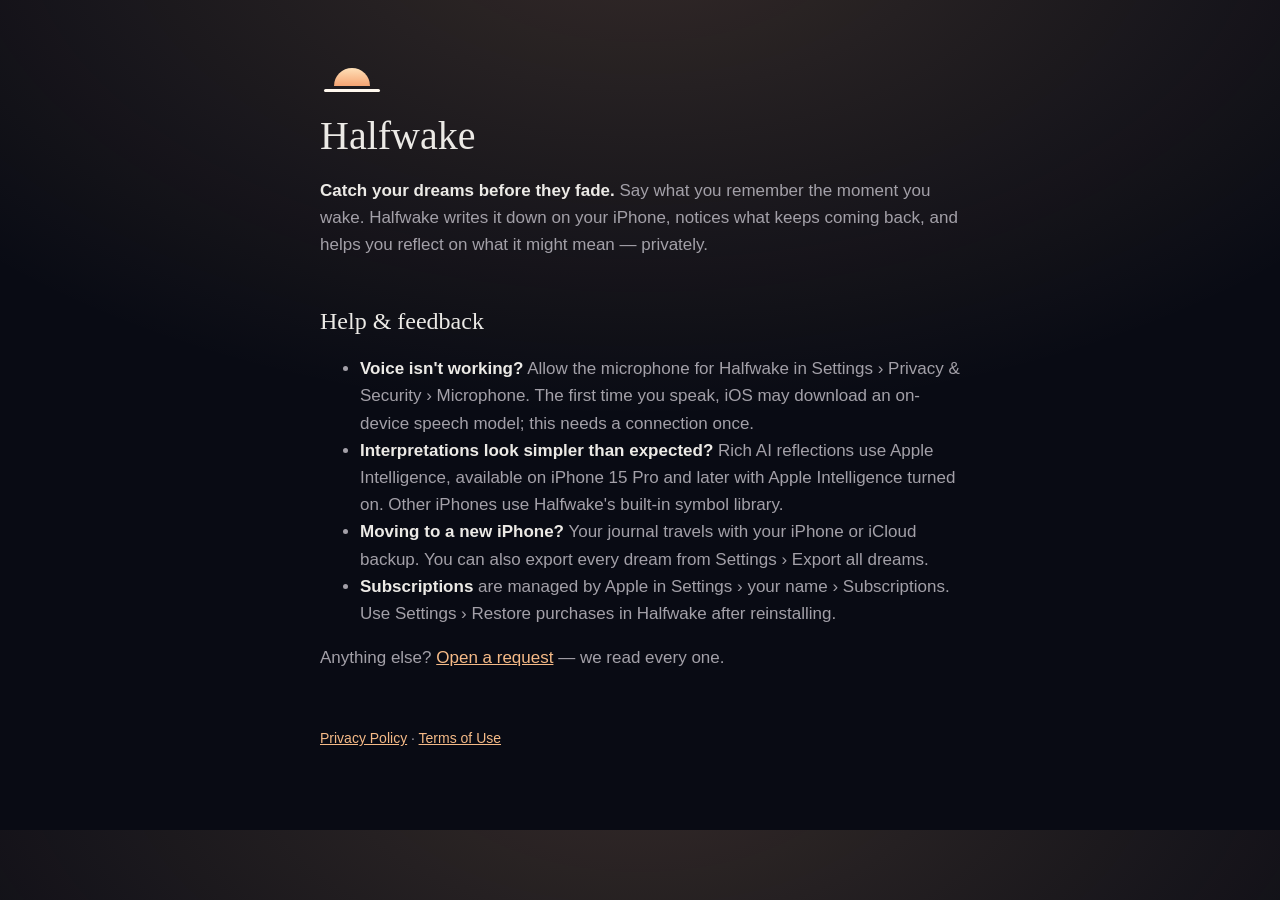
<file: index.html>
<!doctype html><html lang="en"><head><meta charset="utf-8"><meta name="viewport" content="width=device-width,initial-scale=1"><title>Halfwake — Dream Journal</title><meta name="description" content="Halfwake is a private, voice-first dream journal for iPhone."><link rel="stylesheet" href="style.css"></head>
<body><main><div class="mark"></div><h1>Halfwake</h1><p><strong>Catch your dreams before they fade.</strong> Say what you remember the moment you wake. Halfwake writes it down on your iPhone, notices what keeps coming back, and helps you reflect on what it might mean — privately.</p>
<h2>Help &amp; feedback</h2>
<ul><li><strong>Voice isn't working?</strong> Allow the microphone for Halfwake in Settings › Privacy &amp; Security › Microphone. The first time you speak, iOS may download an on-device speech model; this needs a connection once.</li>
<li><strong>Interpretations look simpler than expected?</strong> Rich AI reflections use Apple Intelligence, available on iPhone 15 Pro and later with Apple Intelligence turned on. Other iPhones use Halfwake's built-in symbol library.</li>
<li><strong>Moving to a new iPhone?</strong> Your journal travels with your iPhone or iCloud backup. You can also export every dream from Settings › Export all dreams.</li>
<li><strong>Subscriptions</strong> are managed by Apple in Settings › your name › Subscriptions. Use Settings › Restore purchases in Halfwake after reinstalling.</li></ul>
<p>Anything else? <a href="https://github.com/xxmnewman9xx/halfwake/issues">Open a request</a> — we read every one.</p>
<footer><a href="privacy.html">Privacy Policy</a> · <a href="https://www.apple.com/legal/internet-services/itunes/dev/stdeula/">Terms of Use</a></footer></main></body></html>
</file>
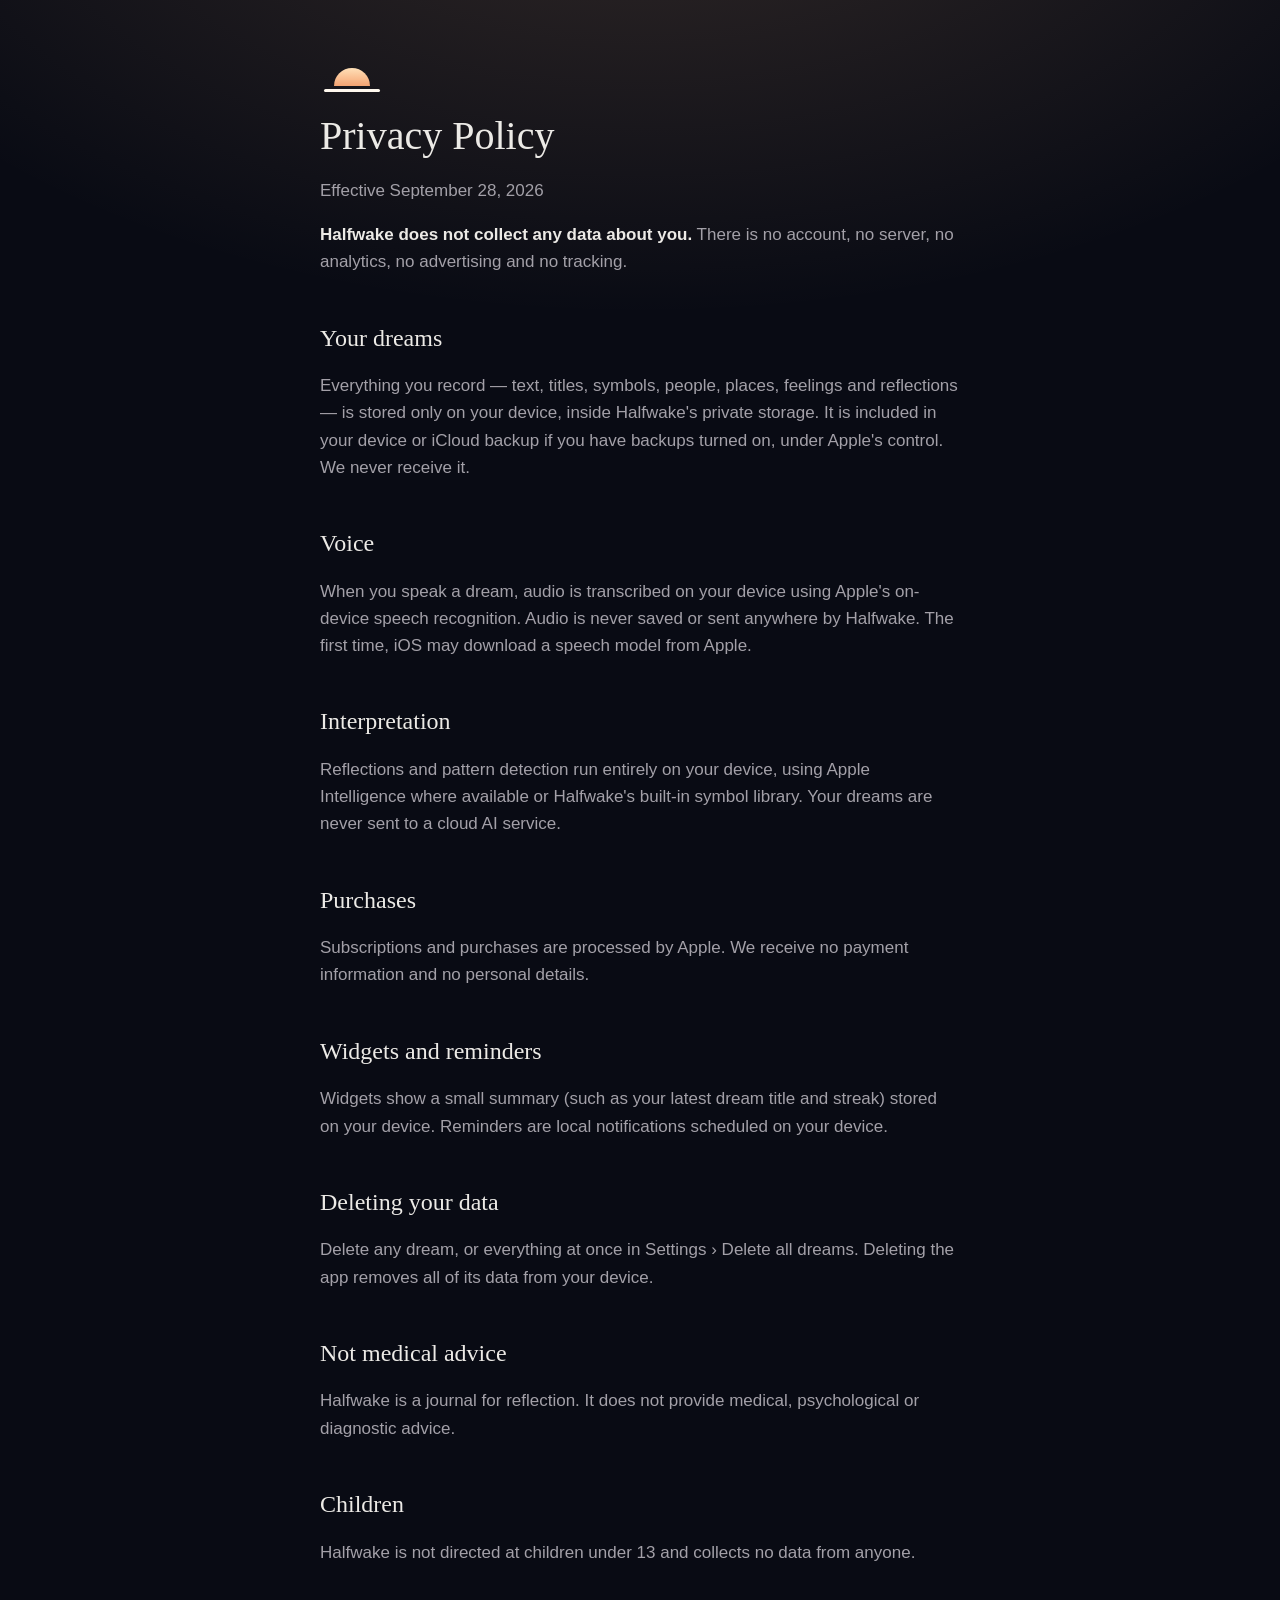
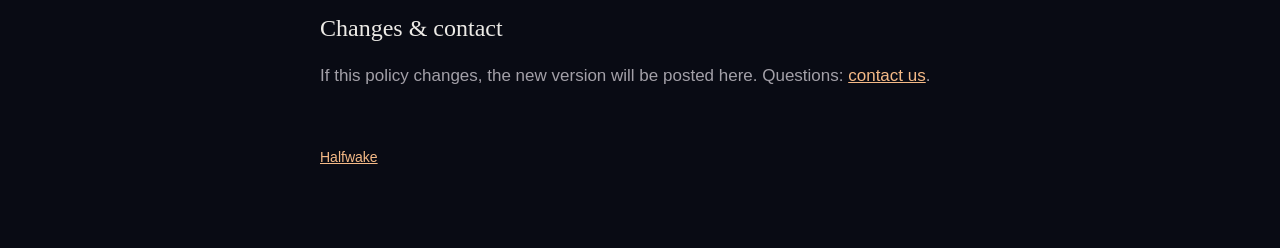
<file: privacy.html>
<!doctype html><html lang="en"><head><meta charset="utf-8"><meta name="viewport" content="width=device-width,initial-scale=1"><title>Halfwake — Privacy Policy</title><link rel="stylesheet" href="style.css"></head>
<body><main><div class="mark"></div><h1>Privacy Policy</h1><p>Effective September 28, 2026</p>
<p><strong>Halfwake does not collect any data about you.</strong> There is no account, no server, no analytics, no advertising and no tracking.</p>
<h2>Your dreams</h2><p>Everything you record — text, titles, symbols, people, places, feelings and reflections — is stored only on your device, inside Halfwake's private storage. It is included in your device or iCloud backup if you have backups turned on, under Apple's control. We never receive it.</p>
<h2>Voice</h2><p>When you speak a dream, audio is transcribed on your device using Apple's on-device speech recognition. Audio is never saved or sent anywhere by Halfwake. The first time, iOS may download a speech model from Apple.</p>
<h2>Interpretation</h2><p>Reflections and pattern detection run entirely on your device, using Apple Intelligence where available or Halfwake's built-in symbol library. Your dreams are never sent to a cloud AI service.</p>
<h2>Purchases</h2><p>Subscriptions and purchases are processed by Apple. We receive no payment information and no personal details.</p>
<h2>Widgets and reminders</h2><p>Widgets show a small summary (such as your latest dream title and streak) stored on your device. Reminders are local notifications scheduled on your device.</p>
<h2>Deleting your data</h2><p>Delete any dream, or everything at once in Settings › Delete all dreams. Deleting the app removes all of its data from your device.</p>
<h2>Not medical advice</h2><p>Halfwake is a journal for reflection. It does not provide medical, psychological or diagnostic advice.</p>
<h2>Children</h2><p>Halfwake is not directed at children under 13 and collects no data from anyone.</p>
<h2>Changes &amp; contact</h2><p>If this policy changes, the new version will be posted here. Questions: <a href="https://github.com/xxmnewman9xx/halfwake/issues">contact us</a>.</p>
<footer><a href="index.html">Halfwake</a></footer></main></body></html>
</file>
<file: style.css>
:root{--ink:#090b14;--dawn:#f5ba87;--text:#eceae6;--muted:#a3a0a8}
*{box-sizing:border-box}body{margin:0;background:radial-gradient(900px 500px at 50% -10%,rgba(245,186,135,.18),transparent),var(--ink);color:var(--text);font:17px/1.6 -apple-system,BlinkMacSystemFont,"Segoe UI",sans-serif}
main{max-width:680px;margin:0 auto;padding:64px 20px 80px}h1,h2{font-family:"New York",ui-serif,Georgia,serif;font-weight:500;line-height:1.2}h1{font-size:40px;margin:.2em 0}h2{font-size:24px;margin-top:2em}
a{color:var(--dawn)}p,li{color:var(--muted)}strong{color:var(--text)}.mark{width:64px;height:40px;position:relative}.mark:before{content:"";position:absolute;left:14px;top:4px;width:36px;height:18px;border-radius:36px 36px 0 0;background:linear-gradient(#ffe0b8,#f5a472)}.mark:after{content:"";position:absolute;left:4px;top:25px;width:56px;height:3px;border-radius:2px;background:#fff8ee}
footer{margin-top:56px;font-size:14px;color:var(--muted)}
</file>
